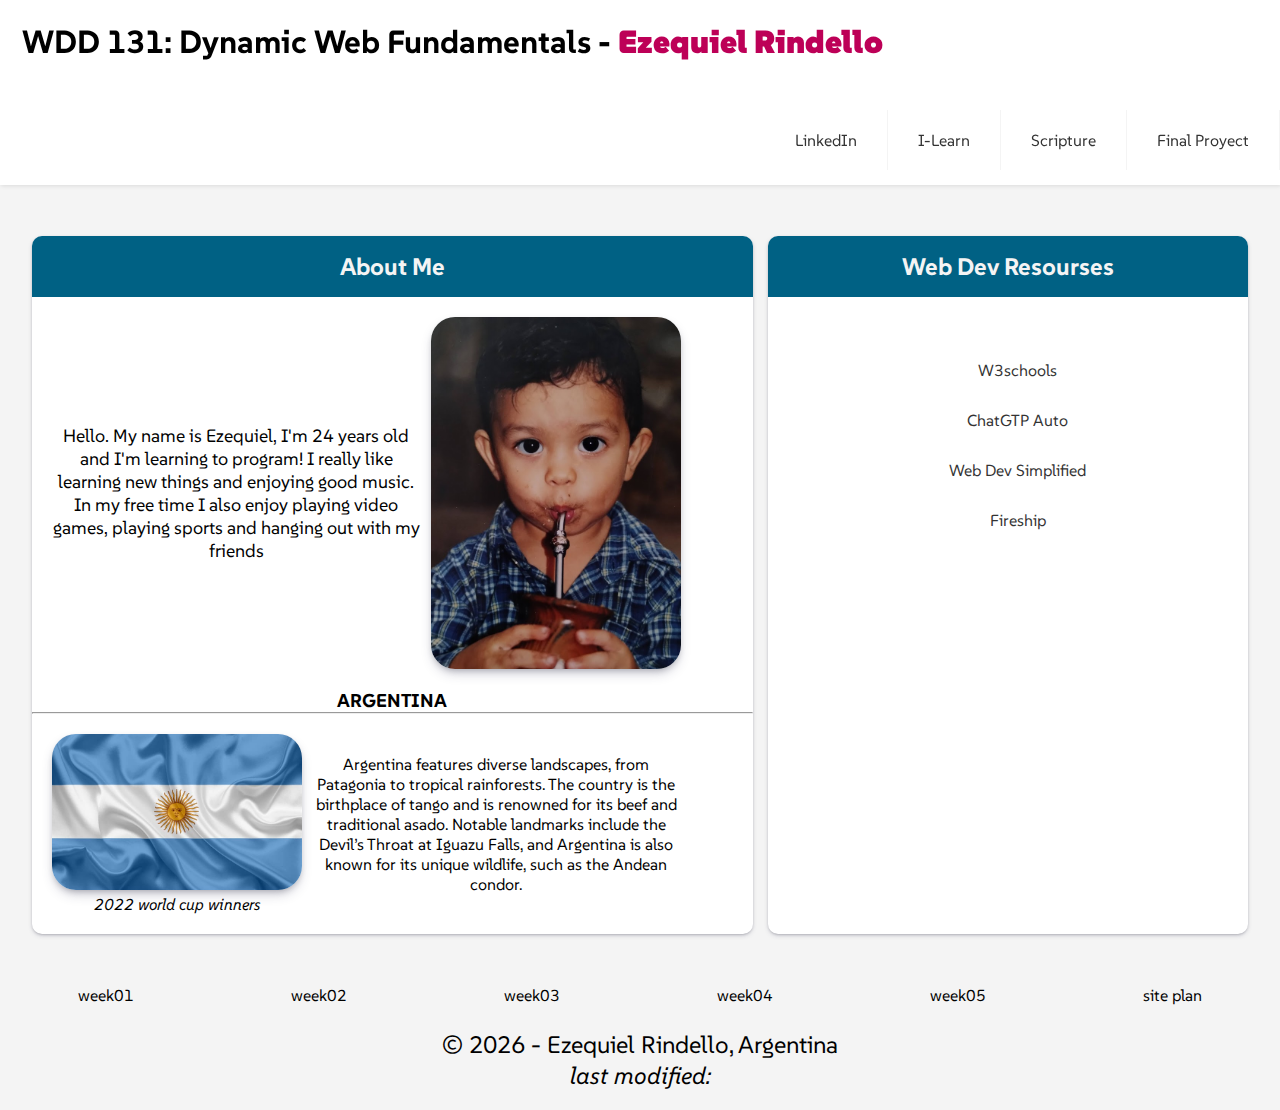
<file: index.html>
<!DOCTYPE html>
<html lang="en">
  <head>
    <meta charset="UTF-8" />
    <meta name="viewport" content="width=device-width, initial-scale=1.0" />
    <meta name="description" content="WDD 131 - Dynamic Web Fundamental" />
    <meta name="author" content="Ezequiel Rindello" />
    <title>WDD 131 - Dynamic Web Fundamentals - Ezequiel Rindello</title>
    <link
      href="https://fonts.googleapis.com/css2?family=SUSE:wght@100..800&display=swap"
      rel="stylesheet"
    />
    <link rel="stylesheet" href="./styles/base.css" />
    <script src="scripts/getdates.js" defer></script>
  </head>
  <body>
    <header class="header">
      <nav class="hidden"></nav>
      <div>
        <h1 class="logo">
          WDD 131: Dynamic Web Fundamentals - <strong>Ezequiel Rindello</strong>
        </h1>
      </div>
      <input class="menu-btn" type="checkbox" id="menu-btn" />
      <label
        class="menu-icon"
        for="menu-btn"
        aria-label="toggle navigation menu"
      >
        <span class="navicon"></span>
      </label>
      <ul class="menu">
        <li>
          <a
            href="https://www.linkedin.com/in/ezequiel-rindello/"
            target="_blank"
            >LinkedIn</a
          >
        </li>
        <li>
          <a href=" https://byui.instructure.com" target="_blank">I-Learn</a>
        </li>
        <li>
          <a
            href="https://www.churchofjesuschrist.org/study/scriptures/bofm/hel/14?lang=eng"
            target="_blank"
            >Scripture</a
          >
        </li>
        <li><a href="project/royalburger.html" target="_blank">Final Proyect</a></li>
      </ul>
    </header>
    <main>
      <div class="container">
        <section class="card">
          <h2>About Me</h2>
          <div class="card-info">
            <p>
              Hello. My name is Ezequiel, I'm 24 years old and I'm learning to
              program! I really like learning new things and enjoying good
              music. In my free time I also enjoy playing video games, playing
              sports and hanging out with my friends
            </p>
            <img src="./images/me.jpg" alt="myself picture" />
          </div>
          <h3>ARGENTINA</h3>
          <hr />
          <div class="card-info">
            <div>
              <img src="./images/arg-flag.jpg" alt="Argentina Flag" />
              <p class="italic-text">2022 world cup winners</p>
            </div>
            <p>
              Argentina features diverse landscapes, from Patagonia to tropical
              rainforests. The country is the birthplace of tango and is
              renowned for its beef and traditional asado. Notable landmarks
              include the Devil’s Throat at Iguazu Falls, and Argentina is also
              known for its unique wildlife, such as the Andean condor.
            </p>
          </div>
        </section>
        <section class="card">
          <h2>Web Dev Resourses</h2>
          <ul>
            <li>
              <a href="https://www.w3schools.com/" target="_blank">W3schools</a>
            </li>
            <li>
              <a href="https://chatgpt.com/" target="_blank">ChatGTP Auto</a>
            </li>
            <li>
              <a
                href="https://www.youtube.com/@WebDevSimplified"
                target="_blank"
                >Web Dev Simplified</a
              >
            </li>
            <li>
              <a href="https://www.youtube.com/@Fireship" target="_blank"
                >Fireship</a
              >
            </li>
          </ul>
        </section>
      </div>
    </main>
    <div class="activities">
      <a href="./week01/basic-layout.html" target="_blank">week01</a>
      <a href="temples.html" target="_blank">week02</a>
      <a href="place.html" target="_blank">week03</a>
      <a href="filtered-temples.html" target="_blank">week04</a>
      <a href="form.html" target="_blank">week05</a>
      <a href="project/siteplan.html" target="_blank">site plan</a>
    </div>
    <footer>
      <p>
        &copy; <span id="currentyear"></span> - Ezequiel Rindello, Argentina
      </p>
      <p class="italic-text">last modified: <span id="lastModified"></span></p>
    </footer>
    <!-- <script src="./scripts/getdates.js" ></script> -->
  </body>
</html>
</file>
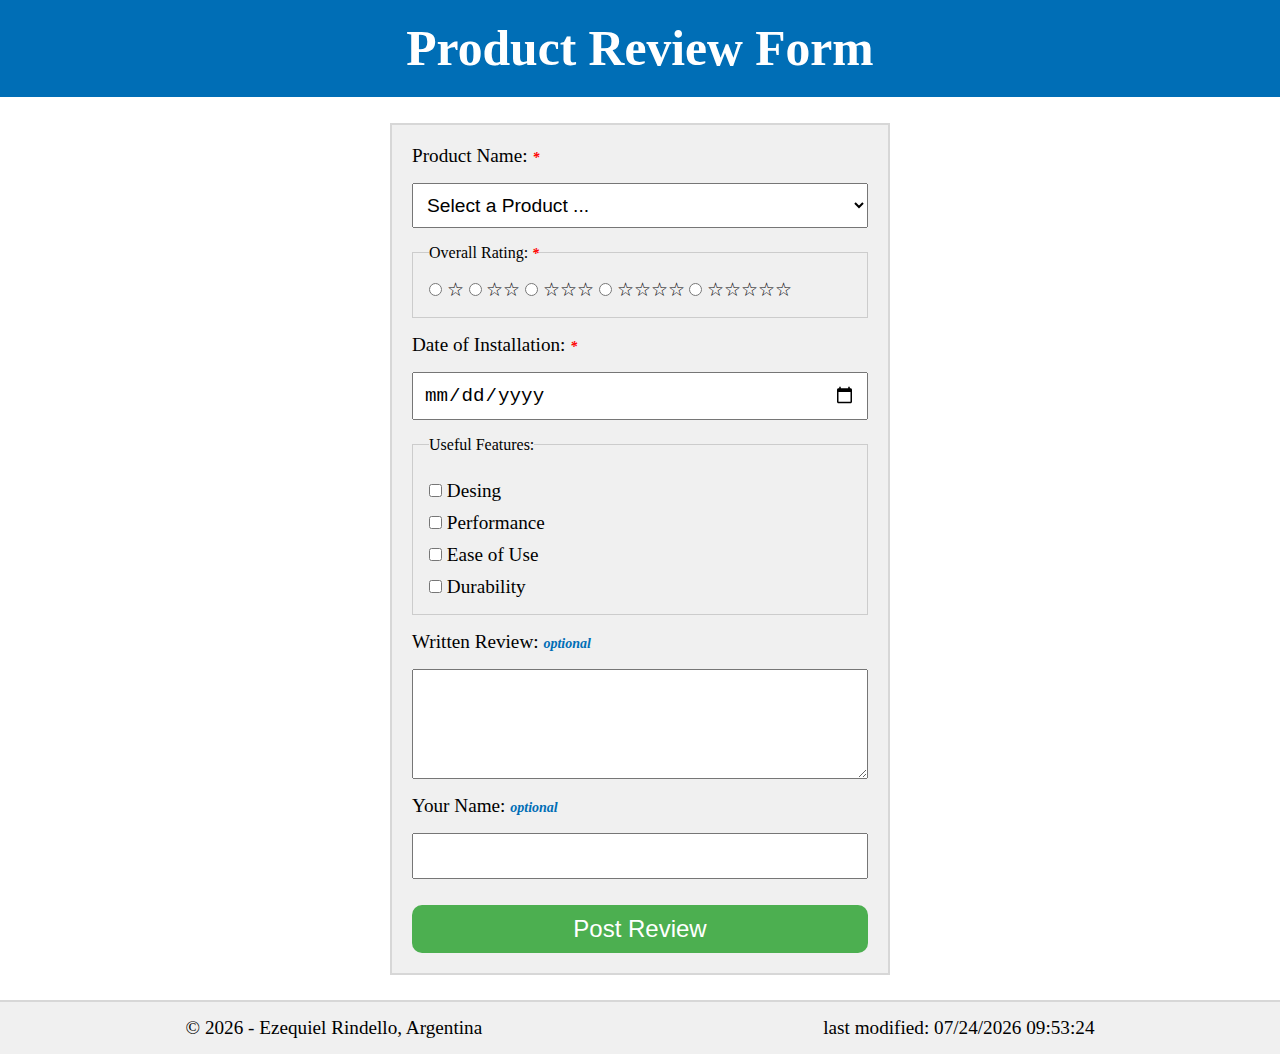
<file: form.html>
<!DOCTYPE html>
<html lang="en">
  <head>
    <meta charset="UTF-8">
    <meta name="viewport" content="width=device-width, initial-scale=1.0" />
    <meta name="description" content="WDD 131 - Product Review Form" />
    <meta name="author" content="Ezequiel Rindello" />
    <title>Product Review Form</title>
    <script src="scripts/form.js" defer></script>
    <link rel="stylesheet" href="styles/form.css" />
    <link
      href="https://fonts.googleapis.com/css2?family=SUSE:wght@100..800&display=swap"
      rel="stylesheet"
    />
  </head>
  <body>
    <header><h1>Product Review Form</h1></header>
    <main>
      <div class="form-container">
        <form method="get" action="review.html">
          <label for="productName">Product Name: <strong class="required">*</strong></label>
          <select id="productName" name="productName" required>
            <option value="" disabled selected>Select a Product ...</option>
          </select>

          <fieldset>
            <legend>Overall Rating: <strong class="required">*</strong></legend>
            <label>
              <input
                type="radio"
                id="rating1"
                name="rating"
                value="1"
                required
              />
              ☆
            </label>
            <label>
              <input type="radio" id="rating2" name="rating" value="2" />
              ☆☆
            </label>
            <label>
              <input type="radio" id="rating3" name="rating" value="3" />
              ☆☆☆
            </label>
            <label>
              <input type="radio" id="rating4" name="rating" value="4" />
              ☆☆☆☆
            </label>
            <label>
              <input type="radio" id="rating5" name="rating" value="5" />
              ☆☆☆☆☆
            </label>
          </fieldset>

          <label for="installationDate">Date of Installation: <strong class="required">*</strong></label>
          <input
            type="date"
            id="installationDate"
            name="installationDate"
            required
          />

          <fieldset class="short">
            <legend>Useful Features:</legend>
            <label>
              <input
                type="checkbox"
                id="feature1"
                name="features"
                value="Feature 1"
              />
              Desing
            </label>
            <label>
              <input
                type="checkbox"
                id="feature2"
                name="features"
                value="Feature 2"
              />
              Performance
            </label>
            <label>
              <input
                type="checkbox"
                id="feature3"
                name="features"
                value="Feature 3"
              />
              Ease of Use
            </label>
            <label>
              <input
                type="checkbox"
                id="feature4"
                name="features"
                value="Feature 4"
              />
              Durability
            </label>
          </fieldset>

          <label for="reviewText"
            >Written Review: <strong>optional</strong></label
          >
          <textarea
            id="reviewText"
            name="reviewText"
            rows="4"
            cols="50"
          ></textarea>

          <label for="userName">Your Name: <strong>optional</strong></label>
          <input type="text" id="userName" name="userName" />

          <input type="submit" value="Post Review" />
        </form>
      </div>
    </main>
    <footer>
      <div>
        <p>
          &copy; <span id="currentyear"></span> - Ezequiel Rindello, Argentina
        </p>
      </div>
      <div>
        <p class="italic-text">
          last modified: <span id="lastModified"></span>
        </p>
      </div>
    </footer>
  </body>
</html>
</file>
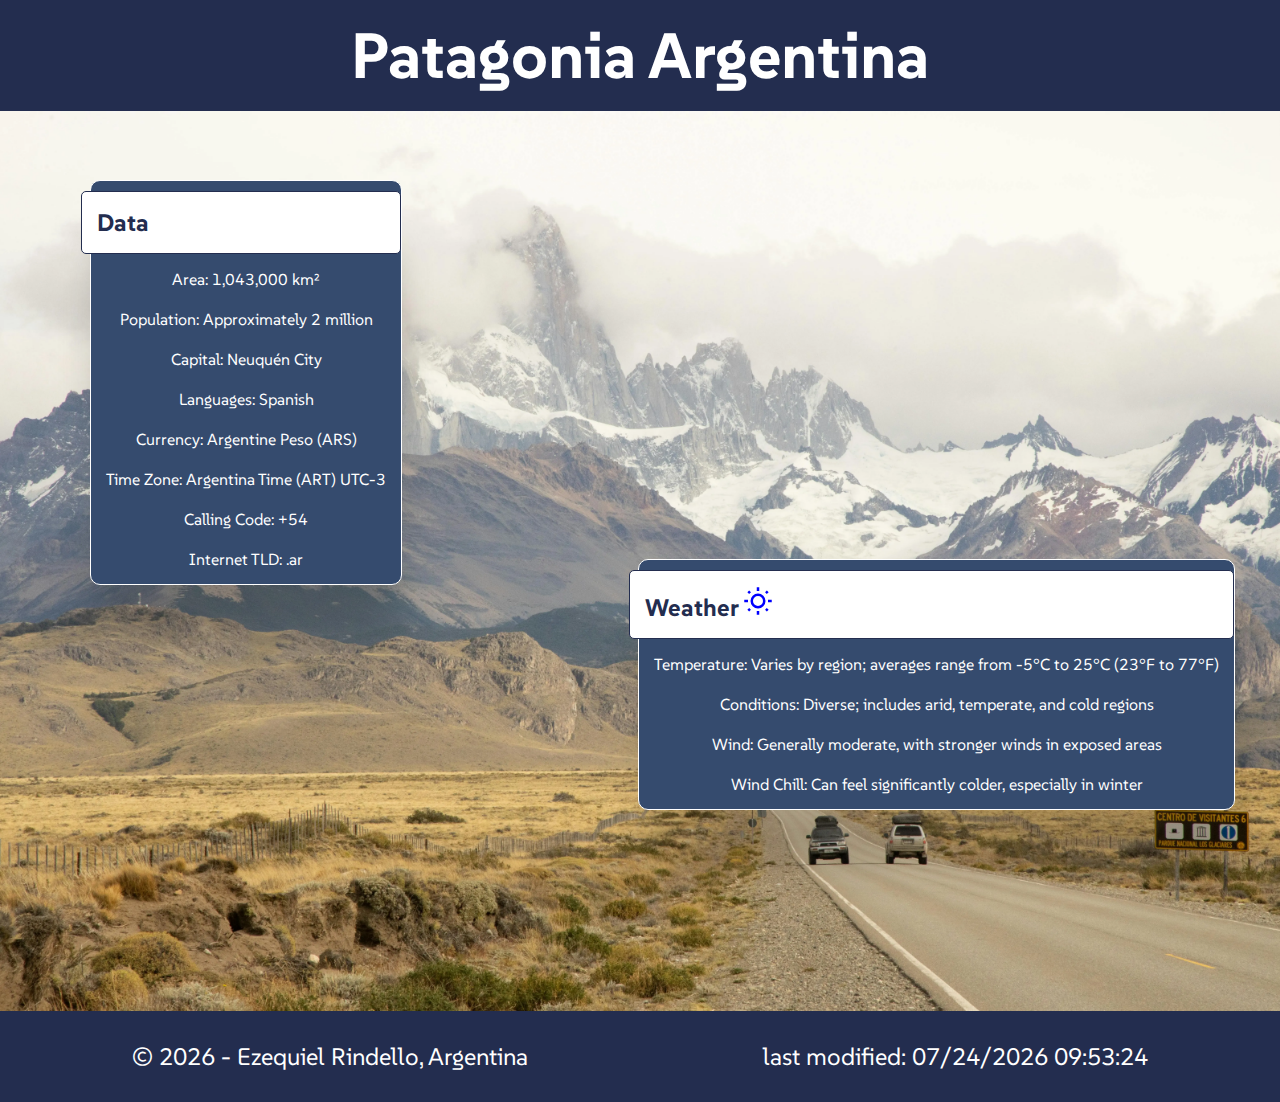
<file: place.html>
<!DOCTYPE html>
<html lang="en">
  <head>
    <meta charset="UTF-8">
    <meta name="viewport" content="width=device-width, initial-scale=1.0" />
    <meta name="description" content="WDD 131 - Place" />
    <meta name="author" content="Ezequiel Rindello" />
    <link
      href="https://fonts.googleapis.com/css2?family=SUSE:wght@100..800&display=swap"
      rel="stylesheet"
    />
    <link rel="stylesheet" href="styles/place.css" />
    <script src="scripts/place.js" defer></script>
    <title>Place</title>
  </head>
  <body>
    <header><h1 class="logo">Patagonia Argentina</h1></header>
    <main>
      <picture>
        <img
          src="images/hero-argentina.webp"
          alt="Descripción de la imagen hero"
          class="hero-image"
        />
      </picture>
      <!-- srcset="elva-fairy-480w.jpg 480w, elva-fairy-800w.jpg 800w" -->
      <!-- <svg width="100" height="100" xmlns="http://www.w3.org/2000/svg">
  <circle cx="50" cy="50" r="40" stroke="black" stroke-width="2" fill="red" />
</svg> -->

      <section class="data-section" id="data">
        <div>
          <h2>Data</h2>
        </div>
        <div>
          <p>Area: 1,043,000 km²</p>
          <p>Population: Approximately 2 million</p>
          <p>Capital: Neuquén City</p>
          <p>Languages: Spanish</p>
          <p>Currency: Argentine Peso (ARS)</p>
          <p>Time Zone: Argentina Time (ART) UTC-3</p>
          <p>Calling Code: +54</p>
          <p>Internet TLD: .ar</p>
        </div>
      </section>
      <section class="data-section" id="weather">
        <div><h2>Weather <svg xmlns="http://www.w3.org/2000/svg" fill="none" viewBox="0 0 24 24" stroke="currentColor" width="30px" height="30px">
          <circle cx="12" cy="12" r="5" stroke="blue" stroke-width="2"></circle>
          <line x1="12" y1="1" x2="12" y2="4" stroke="blue" stroke-width="2"></line>
          <line x1="12" y1="20" x2="12" y2="23" stroke="blue" stroke-width="2"></line>
          <line x1="4.22" y1="4.22" x2="5.64" y2="5.64" stroke="blue" stroke-width="2"></line>
          <line x1="18.36" y1="18.36" x2="19.78" y2="19.78" stroke="blue" stroke-width="2"></line>
          <line x1="1" y1="12" x2="4" y2="12" stroke="blue" stroke-width="2"></line>
          <line x1="20" y1="12" x2="23" y2="12" stroke="blue" stroke-width="2"></line>
          <line x1="4.22" y1="19.78" x2="5.64" y2="18.36" stroke="blue" stroke-width="2"></line>
          <line x1="18.36" y1="5.64" x2="19.78" y2="4.22" stroke="blue" stroke-width="2"></line>
      </svg></h2></div>
        <div>
          <p>
            Temperature: Varies by region; averages range from -5°C to 25°C
            (23°F to 77°F)
          </p>
          <p>Conditions: Diverse; includes arid, temperate, and cold regions</p>
          <p>Wind: Generally moderate, with stronger winds in exposed areas</p>
          <p>Wind Chill: Can feel significantly colder, especially in winter</p>
        </div>
      </section>
    </main>
    <footer>
      <div>
        <p>
          &copy; <span id="currentyear"></span> - Ezequiel Rindello, Argentina
        </p>
      </div>
      <div>
        <p class="italic-text">
          last modified: <span id="lastModified"></span>
        </p>
      </div>
    </footer>
  </body>
</html>
</file>
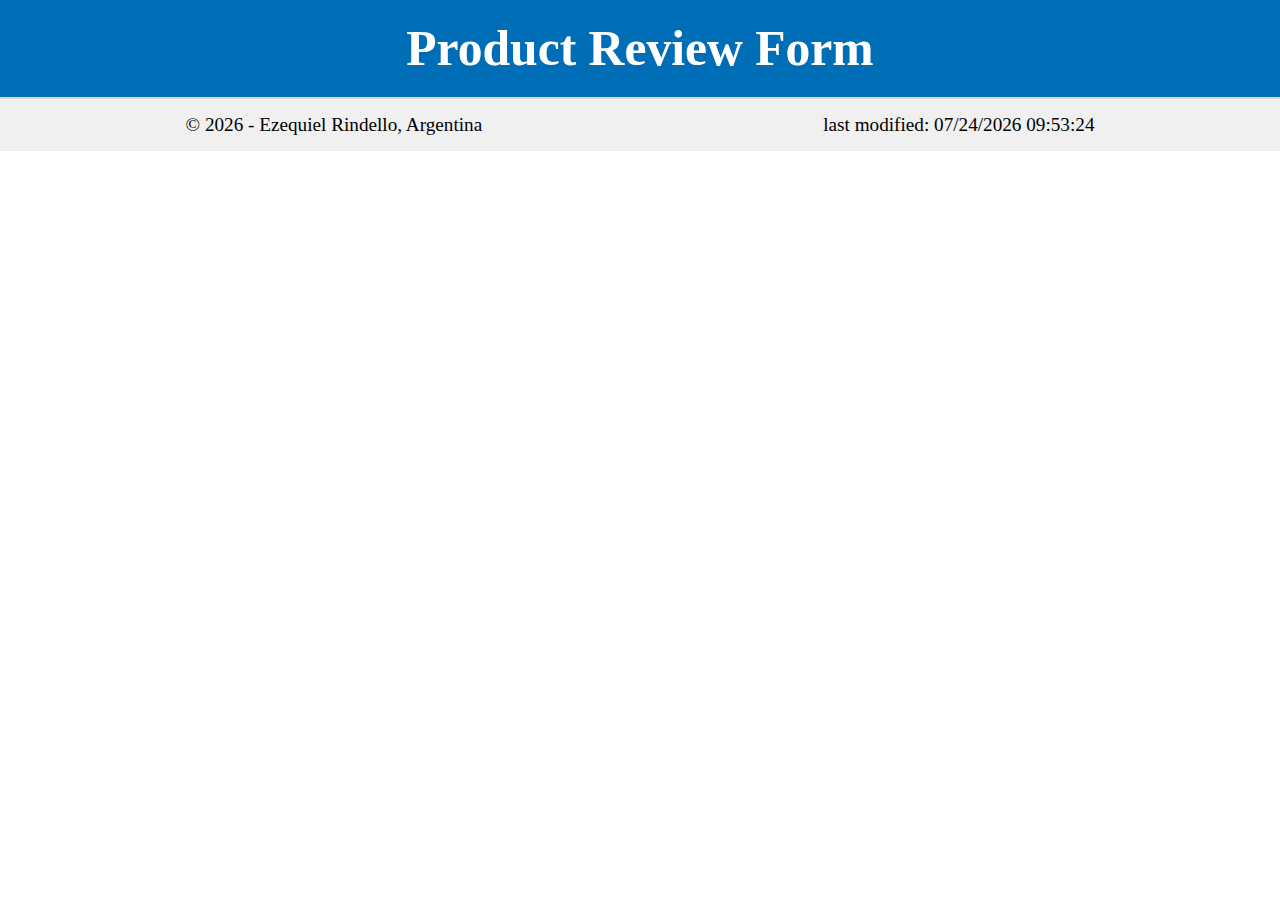
<file: review.html>
<!DOCTYPE html>
<html lang="en">
  <head>
    <meta charset="UTF-8" />
    <meta name="viewport" content="width=device-width, initial-scale=1.0" />
    <title>Document</title>
    <script src="scripts/form.js" defer></script>
    <link rel="stylesheet" href="styles/form.css" />
  </head>
  <body>
    <header><h1>Product Review Form</h1></header>
    <main></main>
    <footer>
      <div>
        <p>
          &copy; <span id="currentyear"></span> - Ezequiel Rindello, Argentina
        </p>
      </div>
      <div>
        <p class="italic-text">
          last modified: <span id="lastModified"></span>
        </p>
      </div>
    </footer>
  </body>
</html>
</file>
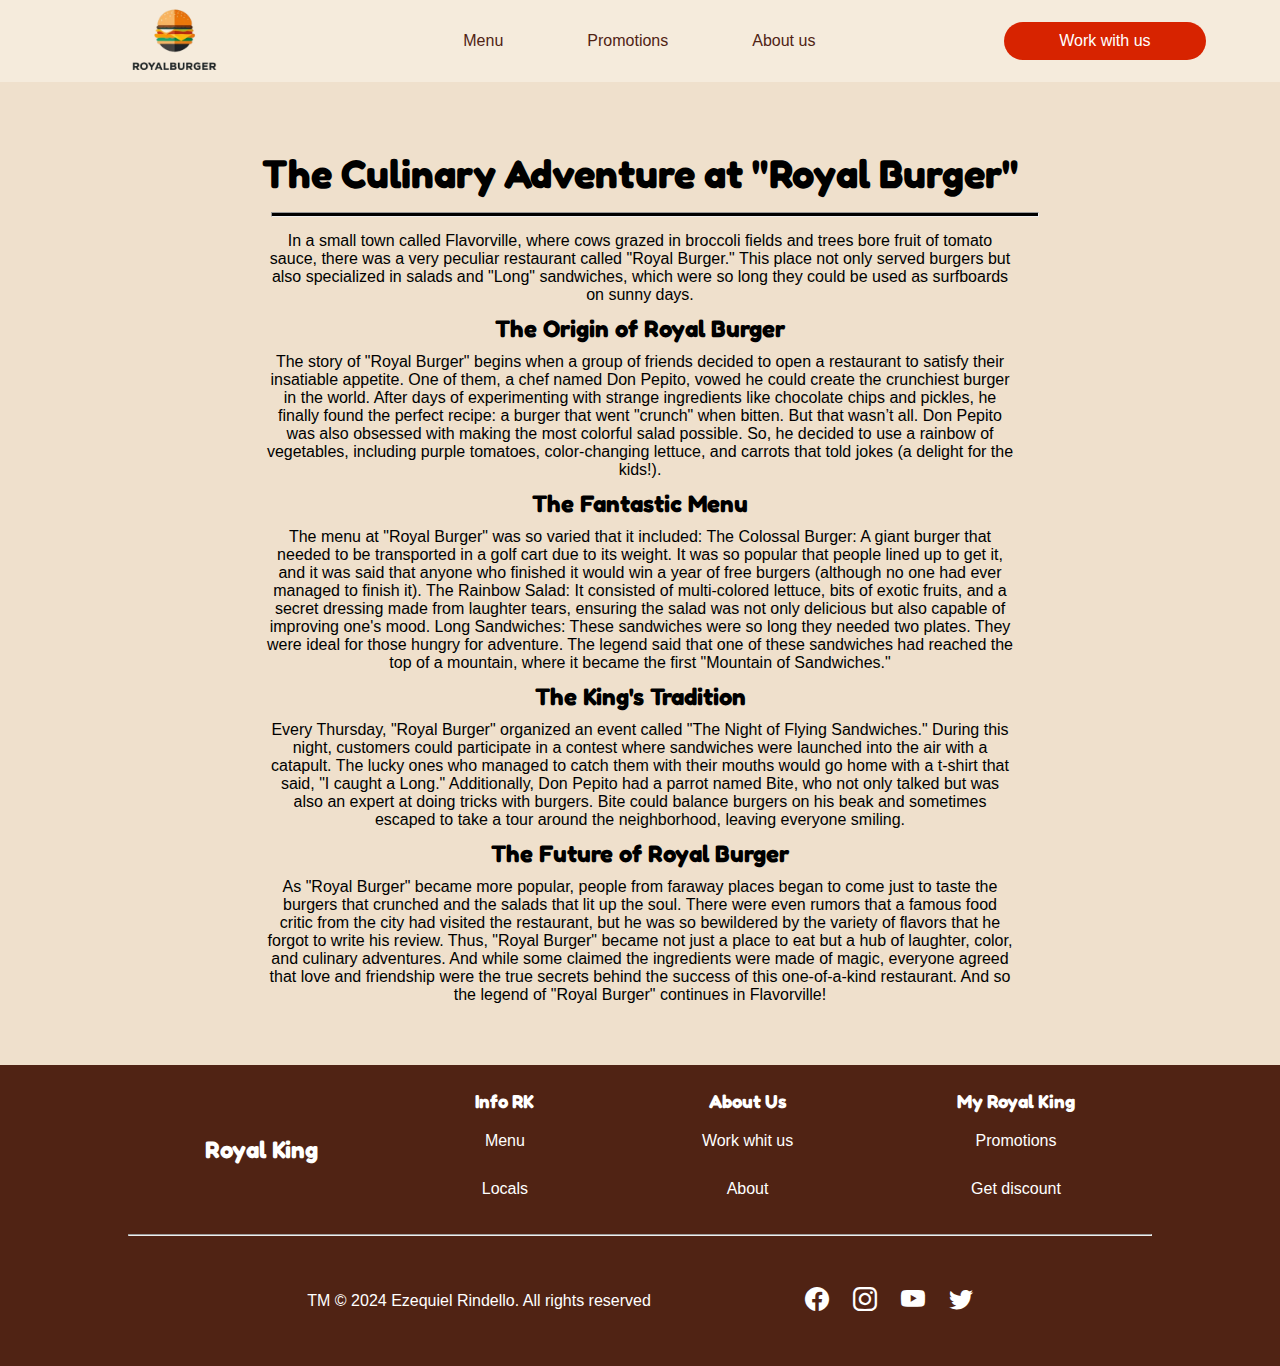
<file: project/about.html>
<!DOCTYPE html>
<html lang="en">
  <head>
    <meta charset="UTF-8" />
    <meta name="viewport" content="width=device-width, initial-scale=1.0" />
    <meta name="description" content="WDD 131 - Website Project" />
    <meta name="author" content="Ezequiel Rindello" />
    <link rel="icon" href="images/favicon-32x32.png" type="image/x-icon" />
    <title>Royal Burger</title>
    <script src="scripts/royalburger.js" defer></script>
    <link rel="stylesheet" href="styles/royalburger.css" />
    <link href="https://fonts.cdnfonts.com/css/flame-3" rel="stylesheet" />
    <link
      href="https://fonts.googleapis.com/css2?family=Fredoka+One&display=swap"
      rel="stylesheet"
    />
    <link
      rel="stylesheet"
      href="https://cdn.jsdelivr.net/npm/bootstrap-icons@1.11.3/font/bootstrap-icons.min.css"
    />
  </head>
  <body>
    <header>
      <img
        class="logo"
        src="images/logo-two-removebg-preview.png"
        alt="company logo"
      />

      <nav class="header-nav">
        <a href="menu.html">Menu</a>
        <a href="promo.html">Promotions</a>
        <a href="about.html">About us</a>
      </nav>
      <button class="call-to-action">
        <a href="work-with-us.html">Work with us</a>
      </button>

      <div class="movile-menu">
        <div class="off-screen-menu">
          <ul>
            <li><a href="menu.html">Menu</a></li>
            <li><a href="promo.html">Promotions</a></li>
            <li><a href="about.html">About us</a></li>
            <button>
              <a href="work-with-us.html">Work with us</a>
            </button>
          </ul>
        </div>

        <nav>
          <div class="ham-menu">
            <span></span>
            <span></span>
            <span></span>
          </div>
        </nav>
      </div>
    </header>
    <main>
      <section>
        <div>
          <h1 class="h1-pages">The Culinary Adventure at "Royal Burger"</h1>
          <hr />
          <p>
            In a small town called Flavorville, where cows grazed in broccoli
            fields and trees bore fruit of tomato sauce, there was a very
            peculiar restaurant called "Royal Burger." This place not only
            served burgers but also specialized in salads and "Long" sandwiches,
            which were so long they could be used as surfboards on sunny days.
          </p>
          <h2>The Origin of Royal Burger</h2>
          <p>
            The story of "Royal Burger" begins when a group of friends decided
            to open a restaurant to satisfy their insatiable appetite. One of
            them, a chef named Don Pepito, vowed he could create the crunchiest
            burger in the world. After days of experimenting with strange
            ingredients like chocolate chips and pickles, he finally found the
            perfect recipe: a burger that went "crunch" when bitten. But that
            wasn’t all. Don Pepito was also obsessed with making the most
            colorful salad possible. So, he decided to use a rainbow of
            vegetables, including purple tomatoes, color-changing lettuce, and
            carrots that told jokes (a delight for the kids!).
          </p>
          <h2>The Fantastic Menu</h2>
          <p>
            The menu at "Royal Burger" was so varied that it included: The
            Colossal Burger: A giant burger that needed to be transported in a
            golf cart due to its weight. It was so popular that people lined up
            to get it, and it was said that anyone who finished it would win a
            year of free burgers (although no one had ever managed to finish
            it). The Rainbow Salad: It consisted of multi-colored lettuce, bits
            of exotic fruits, and a secret dressing made from laughter tears,
            ensuring the salad was not only delicious but also capable of
            improving one's mood. Long Sandwiches: These sandwiches were so long
            they needed two plates. They were ideal for those hungry for
            adventure. The legend said that one of these sandwiches had reached
            the top of a mountain, where it became the first "Mountain of
            Sandwiches."
          </p>
          <h2>The King's Tradition</h2>
          <p>
            Every Thursday, "Royal Burger" organized an event called "The Night
            of Flying Sandwiches." During this night, customers could
            participate in a contest where sandwiches were launched into the air
            with a catapult. The lucky ones who managed to catch them with their
            mouths would go home with a t-shirt that said, "I caught a Long."
            Additionally, Don Pepito had a parrot named Bite, who not only
            talked but was also an expert at doing tricks with burgers. Bite
            could balance burgers on his beak and sometimes escaped to take a
            tour around the neighborhood, leaving everyone smiling.
          </p>
          <h2>The Future of Royal Burger</h2>
          <p>
            As "Royal Burger" became more popular, people from faraway places
            began to come just to taste the burgers that crunched and the salads
            that lit up the soul. There were even rumors that a famous food
            critic from the city had visited the restaurant, but he was so
            bewildered by the variety of flavors that he forgot to write his
            review. Thus, "Royal Burger" became not just a place to eat but a
            hub of laughter, color, and culinary adventures. And while some
            claimed the ingredients were made of magic, everyone agreed that
            love and friendship were the true secrets behind the success of this
            one-of-a-kind restaurant. And so the legend of "Royal Burger"
            continues in Flavorville!
          </p>
        </div>
      </section>
    </main>
    <footer>
      <div class="card-one">
        <div class="fotter-card"><h2>Royal King</h2></div>
        <div class="fotter-card">
          <h3>Info RK</h3>
          <a href="menu.html">Menu</a>
          <a href="https://www.google.com.ar/maps/">Locals</a>
        </div>
        <div class="fotter-card">
          <h3>About Us</h3>
          <a href="work-with-us.html">Work whit us</a>
          <a href="about.html">About</a>
        </div>
        <div class="fotter-card">
          <h3>My Royal King</h3>
          <a href="promo.html">Promotions</a>
          <a href="promo.html">Get discount</a>
        </div>
      </div>
      <hr />
      <div class="card-two">
        <div class="card-two">
          <p>TM © 2024 Ezequiel Rindello. All rights reserved</p>
          <div class="i-footer">
            <i class="bi bi-facebook"></i>
            <i class="bi bi-instagram"></i>
            <i class="bi bi-youtube"></i>
            <i class="bi bi-twitter"></i>
          </div>
        </div>
      </div>
    </footer>
  </body>
</html>
</file>
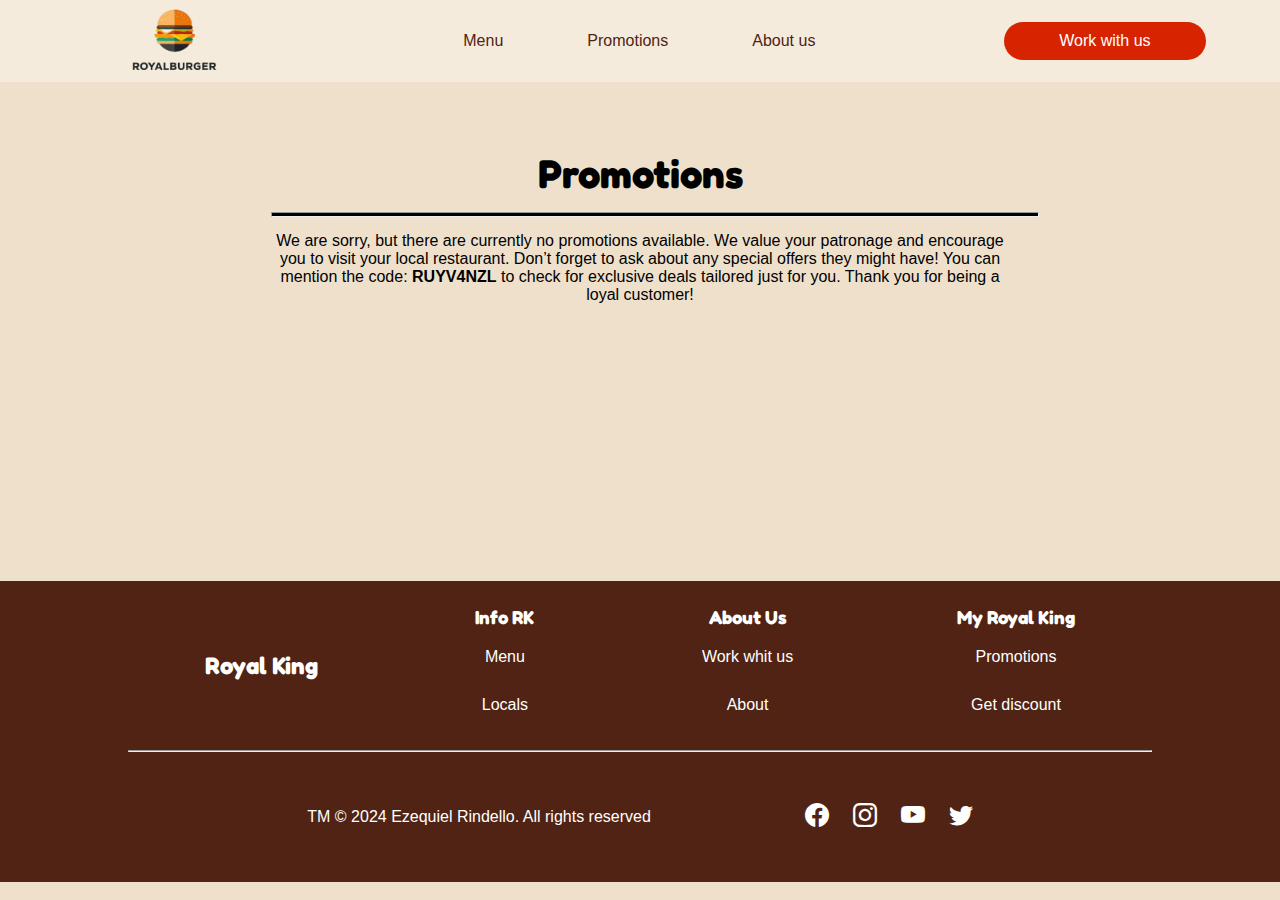
<file: project/promo.html>
<!DOCTYPE html>
<html lang="en">
  <head>
    <meta charset="UTF-8" />
    <meta name="viewport" content="width=device-width, initial-scale=1.0" />
    <meta name="description" content="WDD 131 - Website Project" />
    <meta name="author" content="Ezequiel Rindello" />
    <link rel="icon" href="images/favicon-32x32.png" type="image/x-icon" />
    <title>Royal Burger</title>
    <script src="scripts/royalburger.js" defer></script>
    <link rel="stylesheet" href="styles/royalburger.css" />
    <link href="https://fonts.cdnfonts.com/css/flame-3" rel="stylesheet" />
    <link
      href="https://fonts.googleapis.com/css2?family=Fredoka+One&display=swap"
      rel="stylesheet"
    />
    <link
      rel="stylesheet"
      href="https://cdn.jsdelivr.net/npm/bootstrap-icons@1.11.3/font/bootstrap-icons.min.css"
    />
  </head>
  <body>
    <header>
      <img
        class="logo"
        src="images/logo-two-removebg-preview.png"
        alt="company logo"
      />

      <nav class="header-nav">
        <a href="menu.html">Menu</a>
        <a href="promo.html">Promotions</a>
        <a href="about.html">About us</a>
      </nav>
      <button class="call-to-action">
        <a href="work-with-us.html">Work with us</a>
      </button>

      <div class="movile-menu">
        <div class="off-screen-menu">
          <ul>
            <li><a href="menu.html">Menu</a></li>
            <li><a href="promo.html">Promotions</a></li>
            <li><a href="about.html">About us</a></li>
            <button>
              <a href="work-with-us.html">Work with us</a>
            </button>
          </ul>
        </div>

        <nav>
          <div class="ham-menu">
            <span></span>
            <span></span>
            <span></span>
          </div>
        </nav>
      </div>
    </header>
    <main>
      <section>
        <div>
          <h1 class="h1-pages">Promotions</h1>
          <hr />
          <p>
            We are sorry, but there are currently no promotions available. We
            value your patronage and encourage you to visit your local
            restaurant. Don’t forget to ask about any special offers they might
            have! You can mention the code: <strong><span id="code"></span></strong> to check for exclusive deals
            tailored just for you. Thank you for being a loyal customer!
          </p>
        </div>
      </section>
      <br><br><br><br><br><br><br><br><br><br><br><br>
    </main>
    <footer>
      <div class="card-one">
        <div class="fotter-card"><h2>Royal King</h2></div>
        <div class="fotter-card">
          <h3>Info RK</h3>
          <a href="menu.html">Menu</a>
          <a href="https://www.google.com.ar/maps/">Locals</a>
        </div>
        <div class="fotter-card">
          <h3>About Us</h3>
          <a href="work-with-us.html">Work whit us</a>
          <a href="about.html">About</a>
        </div>
        <div class="fotter-card">
          <h3>My Royal King</h3>
          <a href="promo.html">Promotions</a>
          <a href="promo.html">Get discount</a>
        </div>
      </div>
      <hr />
      <div class="card-two">
        <div class="card-two">
          <p>TM © 2024 Ezequiel Rindello. All rights reserved</p>
          <div class="i-footer">
            <i class="bi bi-facebook"></i>
            <i class="bi bi-instagram"></i>
            <i class="bi bi-youtube"></i>
            <i class="bi bi-twitter"></i>
          </div>
        </div>
      </div>
    </footer>
  </body>
</html>
</file>
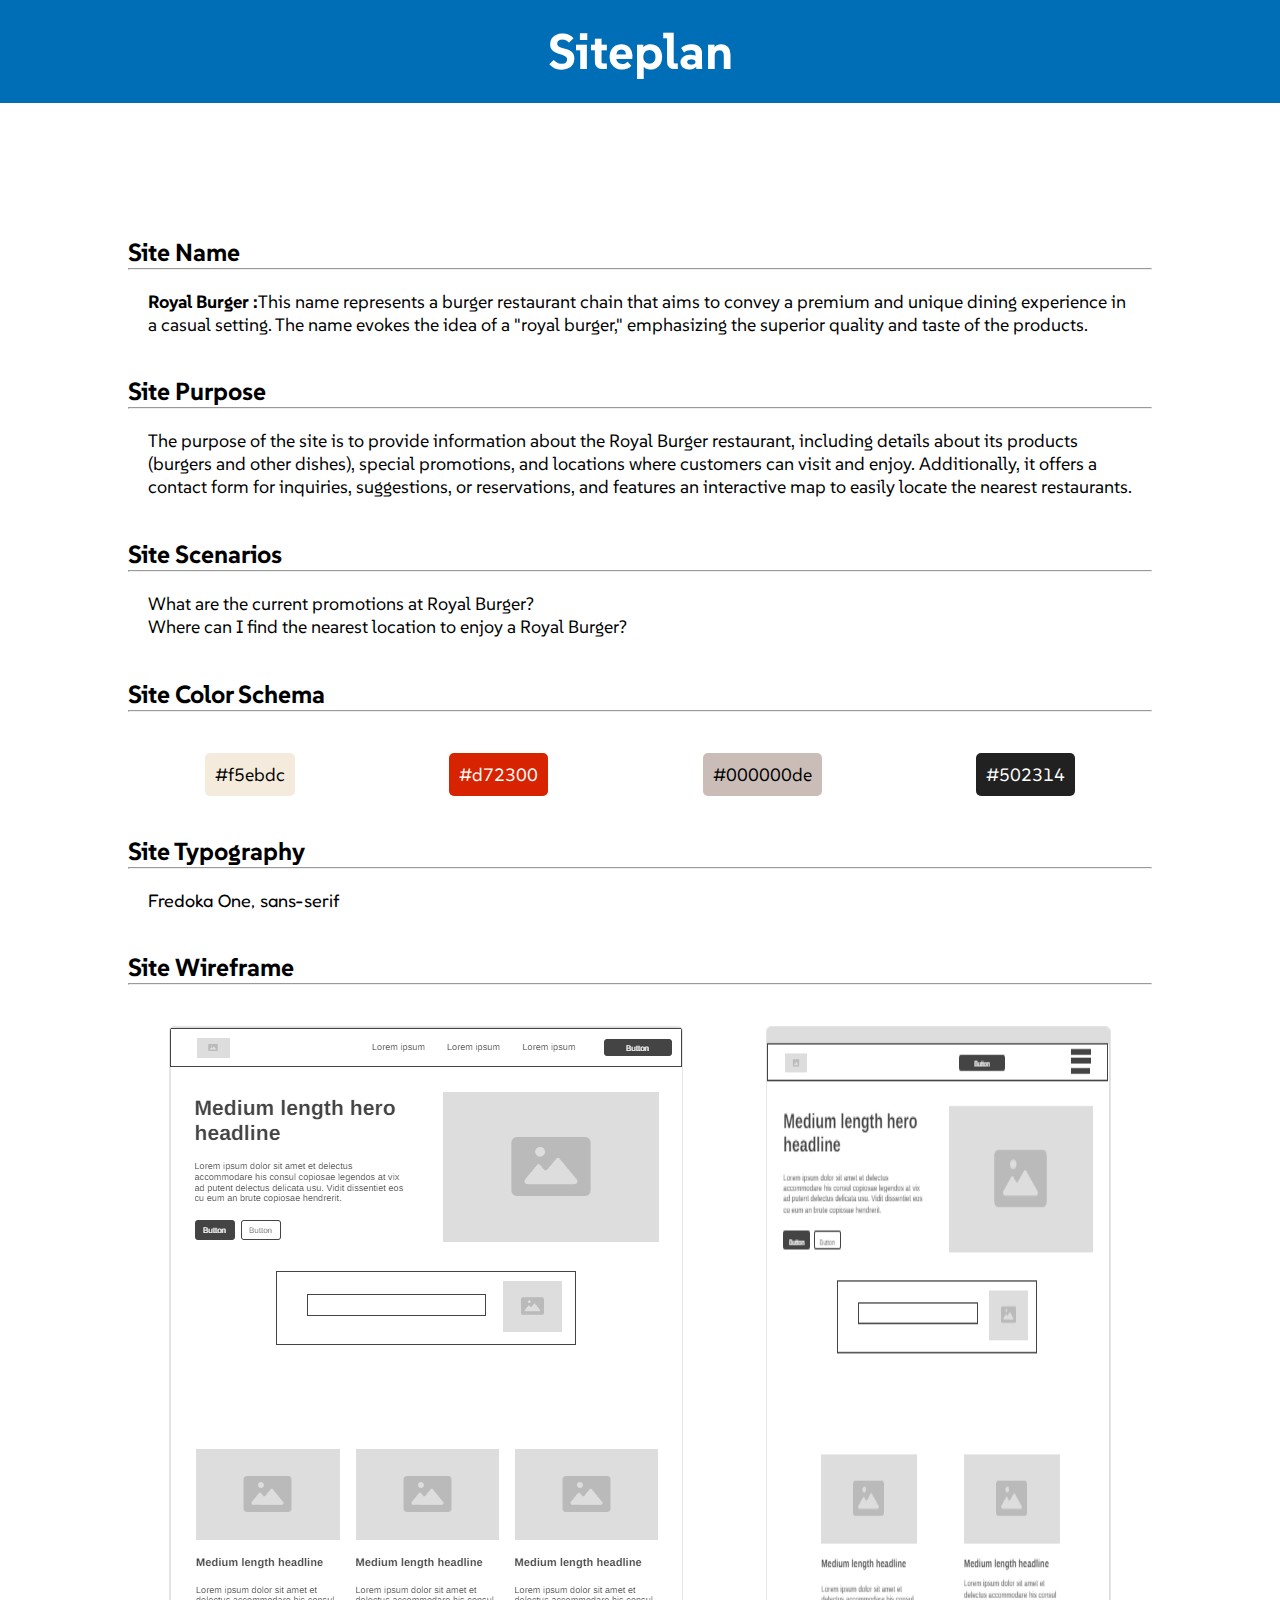
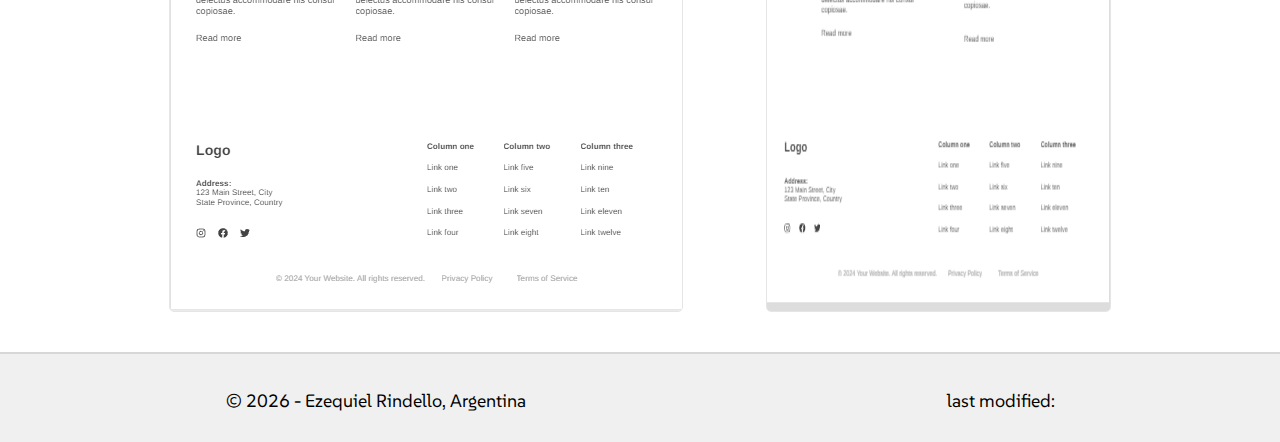
<file: project/siteplan.html>
<!DOCTYPE html>
<html lang="en">
  <head>
    <meta charset="UTF-8" />
    <meta name="viewport" content="width=device-width, initial-scale=1.0" />
    <title>Siteplan</title>
    <script src="../scripts/getdates.js" defer></script>
    <link
      href="https://fonts.googleapis.com/css2?family=SUSE:wght@100..800&display=swap"
      rel="stylesheet"
    />
    <link
      href="https://fonts.googleapis.com/css2?family=Fredoka+One&display=swap"
      rel="stylesheet"
    />
    <link rel="stylesheet" href="styles/siteplan.css" />
  </head>
  <body>
    <header class="header"><h1>Siteplan</h1></header>
    <main>
      <div>
        <h2>Site Name</h2>
        <hr />
        <p>
          <strong>Royal Burger :</strong>This name represents a burger
          restaurant chain that aims to convey a premium and unique dining
          experience in a casual setting. The name evokes the idea of a "royal
          burger," emphasizing the superior quality and taste of the products.
        </p>
      </div>
      <div>
        <h2>Site Purpose</h2>
        <hr />
        <p>
          The purpose of the site is to provide information about the Royal
          Burger restaurant, including details about its products (burgers and
          other dishes), special promotions, and locations where customers can
          visit and enjoy. Additionally, it offers a contact form for inquiries,
          suggestions, or reservations, and features an interactive map to
          easily locate the nearest restaurants.
        </p>
      </div>
      <div>
        <h2>Site Scenarios</h2>
        <hr />
        <p>
          What are the current promotions at Royal Burger? <br />
          Where can I find the nearest location to enjoy a Royal Burger?
        </p>
      </div>
      <div>
        <h2>Site Color Schema</h2>
        <hr />
        <div class="img-container">
          <p class="one">#f5ebdc</p>
          <p class="two">#d72300</p>
          <p class="three">#000000de</p>
          <p class="four">#502314</p>
        </div>
      </div>
      <div>
        <h2>Site Typography</h2>
        <hr />
        <p class="typography">Fredoka One, sans-serif</p>
      </div>
      <div>
        <h2>Site Wireframe</h2>
        <hr />
        <div class="img-container">
          <img src="images/wireframe-home-page.png" alt="wireframe homepage" />
          <img src="images/movile.png" alt="movile wireframe" />
        </div>
      </div>
    </main>
    <footer>
      <p>
        &copy; <span id="currentyear"></span> - Ezequiel Rindello, Argentina
      </p>
      <p class="italic-text">last modified: <span id="lastModified"></span></p>
    </footer>
  </body>
</html>
</file>
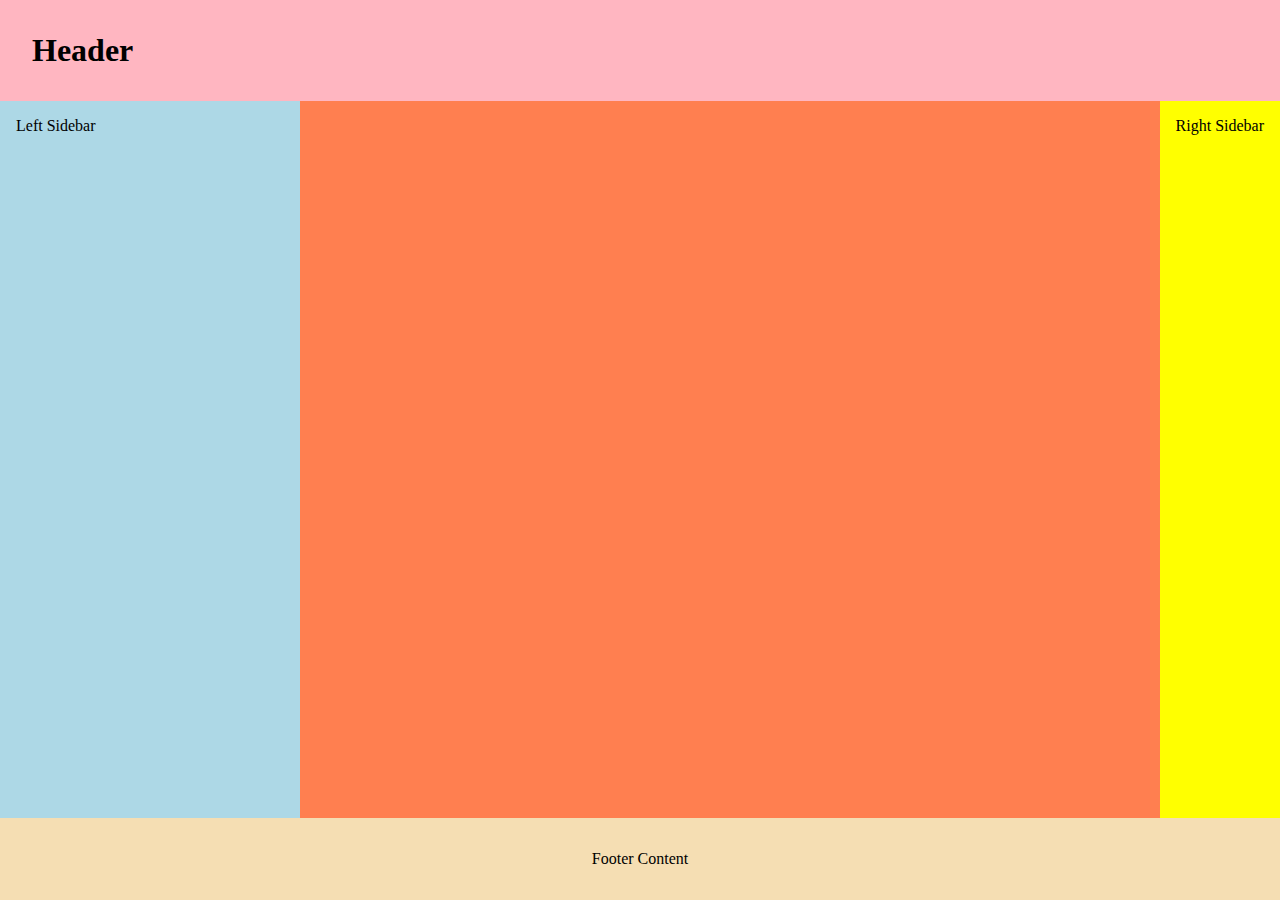
<file: week01/basic-layout.html>
<!DOCTYPE html>
<html lang="en">
  <head>
    <meta charset="UTF-8" />
    <meta name="viewport" content="width=device-width, initial-scale=1.0" />
    <title>Holy Grail</title>
    <link rel="stylesheet" href="./styles/layout.css" />
  </head>
  <body>
    <header>
      <h1 contenteditable>Header</h1>
    </header>
    <div class="left-sidebar" contenteditable>Left Sidebar</div>
    <main contenteditable></main>
    <div class="right-sidebar" contenteditable>Right Sidebar</div>
    <footer contenteditable>Footer Content</footer>
  </body>
</html>
</file>
<file: styles/base.css>
/* -------------------------------general------------------------------- */
@import url("https://fonts.googleapis.com/css2?family=SUSE:wght@100..800&display=swap");
* {
  margin: 0;
  padding: 0;
  box-sizing: border-box;
}
body {
  font-family: "SUSE", sans-serif;
  background-color: #f4f4f4;
}
a {
  color: #000;
}
.italic-text {
  font-style: italic;
}
.hidden {
  display: none;
}
.activities{
  display: flex;
  justify-content: space-around;
  transition: 0.5s ease;
}
.activities a{
  text-decoration: none;
}
.activities a:hover{
  color: #bd0057;
  text-decoration: underline;
}
/* -------------------------------header------------------------------- */
.header {
  background-color: #fff;
  box-shadow: 1px 1px 4px 0 rgba(0, 0, 0, 0.1);
  position: fixed;
  width: 100%;
  z-index: 3;
  top: 0;
  transition: top 0.3s;
}
.header.hide {
  top: -100px;
}
.header ul {
  list-style: none;
  overflow: hidden;
  background-color: #fff;
  margin-top: 10px;
}
.header li a {
  display: block;
  padding: 20px 20px;
  border-right: 1px solid #f4f4f4;
  text-decoration: none;
}
.header li a:hover,
.header .menu-btn:hover {
  background-color: #f4f4f4;
}
.header .logo {
  display: block;
  float: left;
  font-size: 2em;
  padding: 0.7em;
  text-decoration: none;
}
.logo strong {
  color: #bd0057;
  cursor: pointer;
}
/* -------------------------------footer------------------------------- */
footer {
  display: grid;
  place-content: center;
  font-size: 1.5em;
  padding: 1em;
  text-align: center;
}
/*-------------------------------menu------------------------------- */
.header .menu {
  clear: both;
  max-height: 0;
  transition: max-height 0.2s ease-out;
}
/*-------------------------------menu icon------------------------------- */
.header .menu-icon {
  cursor: pointer;
  display: inline-block;
  float: right;
  padding: 28px 20px;
  position: relative;
  user-select: none;
}
.header .menu-icon .navicon {
  background: #333;
  display: block;
  height: 2px;
  position: relative;
  transition: background 0.2s ease-out;
  width: 18px;
}
.header .menu-icon .navicon:before,
.header .menu-icon .navicon:after {
  background: #333;
  content: "";
  display: block;
  height: 100%;
  position: absolute;
  transition: all 0.2s ease-out;
  width: 100%;
}
.header .menu-icon .navicon:before {
  top: 5px;
}
.header .menu-icon .navicon:after {
  top: -5px;
}
/*-------------------------------card-------------------------------*/
.container {
  display: flex;
  gap: 15px;
  width: 95%;
  margin: 4% auto;
}
.card {
  background-color: #fff;
  border-radius: 10px;
  text-align: center;
  box-shadow: rgba(50, 50, 93, 0.25) 0px 2px 5px -1px,
    rgba(0, 0, 0, 0.3) 0px 1px 3px -1px;
}
.card h2 {
  background-color: #006184;
  border-radius: 10px 10px 0 0;
  padding: 15px;
  color: #f4f4f4;
}
.card img {
  width: 250px;
  border-radius: 24px;
  box-shadow: rgba(50, 50, 93, 0.25) 0px 6px 12px -2px,
    rgba(0, 0, 0, 0.3) 0px 3px 7px -3px;
}
.container .card:nth-child(1) {
  width: 60%;
}
.container .card:nth-child(2) {
  width: 40%;
}
.card-info {
  display: flex;
  align-items: center;
  justify-content: center;
  margin: 0 auto;
  width: 90%;
  padding: 10px;
  margin: 10px;
  gap: 10px;
}
.card-info p:nth-child(1) {
  font-size: 18px;
}
ul {
  list-style: none;
  padding: 0;
  margin: 0;
  padding-left: 20px;
}
ul li {
  padding: 15px 0;
}
ul a {
  text-decoration: none;
  color: #333;
  display: block;
}
h2 + ul {
  margin: 10%;
}
/*-------------------------------menu btn-------------------------------*/
.header .menu-btn {
  display: none;
}
.header .menu-btn:checked ~ .menu {
  max-height: 240px;
}
.header .menu-btn:checked ~ .menu-icon .navicon {
  background: transparent;
}
.header .menu-btn:checked ~ .menu-icon .navicon:before {
  transform: rotate(-45deg);
}
.header .menu-btn:checked ~ .menu-icon .navicon:after {
  transform: rotate(45deg);
}
.header .menu-btn:checked ~ .menu-icon:not(.steps) .navicon:before,
.header .menu-btn:checked ~ .menu-icon:not(.steps) .navicon:after {
  top: 0;
}
/*-------------------------------responsive-------------------------------*/
@media (min-width: 48em) {
  .header li {
    float: left;
  }
  .header li a {
    padding: 20px 30px;
  }
  .header .menu {
    clear: none;
    float: right;
    max-height: none;
  }
  .header .menu-icon {
    display: none;
  }
}

@media (max-width: 768px) {
  .container {
    width: 100%;
    flex-direction: column;
    align-items: center;
    justify-content: center;
  }
  .container .card:nth-child(1),
  .container .card:nth-child(2) {
    width: 95%;
  }
  .card-info {
    flex-direction: column;
  }
}
</file>
<file: styles/place.css>
:root{
  --maring--:0;
  --paddig-:0;
}

::after{
  --really--:0;
}

* {
  margin: var(--maring--);
  padding: var(--paddig-);
  box-sizing: border-box;
}
body {
  font-family: "SUSE", sans-serif;
}
.hero-image {
  width: 100%;
  height: 100vh;
  object-fit: cover;
  display: block;
}
header {
  background-color: #232d4f;
  color: #ffffff;
  text-align: center;
  font-size: 2rem;
  padding: 15px;
}
footer {
  background-color: #232d4f;
  color: #ffffff;
  font-size: 1.5rem;
  padding: 15px;
  display: flex;
  justify-content: space-around;
  align-items: center;
}
.data-section {
  background-color: #354b6e;
  color: #ffffff;
  text-align: center;
  border-radius: 10px;
  box-shadow: rgba(0, 0, 0, 0.2) 0px 60px 40px -7px;
  border: solid #ffffff 1px;
}
h2 {
  text-align: left;
  margin-left: -10px;
  margin-top: 10px;
  border-radius: 5px;
  padding: 15px;
  color: #232d4f;
  background-color: #ffffff;
  border: solid #232d4f 1px;
}
p {
  text-align: center;
  margin: 10px;
  padding: 5px;
}
#data {
  position: absolute;
  top: 20vh;
  left: 10vh;
}
#weather {
  position: absolute;
  bottom: 10vh;
  right: 5vh;
}
@media screen and (max-width: 768px) {
  .logo {
    font-size: 2rem;
  }
  footer {
    font-size: 14px;
    flex-direction: column;
  }
  .hero-image {
    width: 100%;
    height: 50vh;
    object-fit: cover;
    display: block;
  }
  #data,
  #weather {
    position: static !important;
    margin: 20px 0;
    width: 90%;
  }
  main {
    display: grid;
    place-items: center;
  }
}
@media screen and (max-width: 1200px) {
  #data {
    position: absolute;
    top: 20vh;
    left: 5vh;
  }
  #weather {
    position: absolute;
    bottom: 2vh;
    right: 2vh;
  }
}
</file>
<file: project/styles/royalburger.css>
* {
  margin: 0;
  padding: 0;
  box-sizing: border-box;
  list-style: none;
  text-decoration: none;
}
h1,
h2,
h3,
h4,
h5,
h6,
label {
  font-family: "Fredoka One", sans-serif;
}
p,
a,
li,
ul {
  font-family: "Flame", sans-serif;
}
body {
  background-color: #efe0cc;
}
.h1-pages,
.slide,
.card,
.app-card,
.fotter-card {
  transition: transform 0.5s ease, opacity 0.5s ease;
}

/* header */
header {
  height: 82px;
  background-color: #f5ebdc;
  display: flex;
  align-items: center;
  justify-content: space-around;
}
.logo {
  width: 200px;
  margin-top: 10px;
  cursor: pointer;
}
header a {
  margin: 40px;
  color: #502314;
  transition: 0.5s ease;
}
header a:hover {
  background-color: #d72300;
  color: #fff;
  padding: 10px 15px;
  border-radius: 24px;
}
button {
  all: unset;
  background-color: #d72300;
  padding: 10px 15px;
  border-radius: 24px;
  transition: 0.5s ease;
}
button a {
  color: #fff;
}
button:hover {
  border: 1px solid #502314;
}
/* off-screen-menu */
.movile-menu {
  display: none;
  width: 100%;
  z-index: 1;
}
.off-screen-menu {
  background-color: #f5ebdc;
  height: 100vh;
  width: 100%;
  max-width: 450px;
  position: fixed;
  top: 0;
  right: -450px;
  display: flex;
  flex-direction: column;
  align-items: center;
  justify-content: center;
  text-align: center;
  font-size: 3rem;
  transition: 0.3s ease;
}
.off-screen-menu.active {
  right: 0;
}
.movile-menu nav {
  padding: 1rem;
  display: flex;
  background-color: #f5ebdc;
}
.ham-menu {
  height: 50px;
  width: 40px;
  margin-left: auto;
  position: relative;
}
.ham-menu span {
  height: 5px;
  width: 100%;
  background-color: #502314;
  border-radius: 25px;
  position: absolute;
  left: 50%;
  top: 50%;
  transform: translate(-50%, -50%);
  transition: 0.3s ease;
}
.ham-menu span:nth-child(1) {
  top: 25%;
}
.ham-menu span:nth-child(3) {
  top: 75%;
}
.ham-menu.active span {
  background-color: #502314;
}
.ham-menu.active span:nth-child(1) {
  top: 50%;
  transform: translate(-50%, -50%) rotate(45deg);
}
.ham-menu.active span:nth-child(2) {
  opacity: 0;
}
.ham-menu.active span:nth-child(3) {
  top: 50%;
  transform: translate(-50%, -50%) rotate(-45deg);
}

/* swiper */
.swiper-slide img {
  width: 100%;
  max-height: 500px;
  object-fit: cover;
}
.mySwiper {
  max-width: 1200px;
  margin: 0 auto;
}

/* slider */
.slider {
  width: 100%;
  height: 75vh;
  overflow: hidden;
}
figure {
  position: relative;
  left: 0;
  width: 300%;
  animation: 20s slide infinite;
  height: 100%;
}
.slide {
  position: relative;
  width: 33.33%;
  float: left;
  height: 100%;
}
.slide h1 {
  position: absolute;
  font-size: 3em;
  margin-left: 4%;
  padding: 10px;
  text-align: center;
  margin-top: 60px;
  color: white;
  text-shadow: 3px 3px 10px rgba(0, 0, 0, 0.9), 25px 25px 25px rgba(0, 0, 0, 0.6);
  background-color: rgba(0, 22, 40, 0.2);
  border-radius: 24px;
}
.slide img {
  width: 100%;
  height: 75vh;
  object-fit: cover;
}

/* banner app */
.app-card {
  width: 100%;
  max-width: 100%;
}
.app-card img {
  width: 100%;
  height: auto;
  display: block;
  object-fit: cover;
}

/* cards */
.promotions {
  display: grid;
  grid-template-columns: repeat(auto-fit, minmax(250px, 1fr));
  grid-gap: 20px; /* Espacio entre tarjetas */
  margin: 4% auto; /* Margen superior e inferior, y centrado horizontal */
  justify-items: center; /* Centra las tarjetas horizontalmente */
  align-items: start; /* Alinea las tarjetas al inicio (puedes cambiarlo a center si lo prefieres) */
  max-width: 1200px; /* Ajusta este valor según tu diseño */
}

.h1-pages {
  text-align: center;
  margin-top: 2%;
  font-size: 2.5em;
}
.card {
  background-color: #fff;
  margin: 10px;
  padding: 15px;
  border-radius: 5px;
  max-width: 350px;
  cursor: pointer;
}
.card img {
  width: 100%;
  height: auto;
  border-radius: 5px;
  object-fit: cover;
  transition: 0.2s ease;
}
.card:hover,
#burgers img:hover,
#longs img:hover,
#salads img:hover {
  box-shadow: rgba(0, 0, 0, 0.25) 0px 54px 55px,
    rgba(0, 0, 0, 0.12) 0px -12px 30px, rgba(0, 0, 0, 0.12) 0px 4px 6px,
    rgba(0, 0, 0, 0.17) 0px 12px 13px, rgba(0, 0, 0, 0.09) 0px -3px 5px;
}
.card h2,
p {
  margin: 10px;
}

/* promotions section */
section {
  margin: 20px;
  text-align: center;
  display: flex;
  justify-content: center;
  margin: 4% 0%;
}
section div {
  width: 60%;
}
section hr {
  width: 100%;
  margin: 15px;
  background-color: #000;
  height: 5px;
}

/* form */
/* From Uiverse.io by ayyjayy2 */
.form {
  --input-focus: #d72300;
  --font-color: #000;
  --font-color-sub: #666;
  --bg-color: beige;
  --main-color: black;
  padding: 20px;
  background: #fff;
  display: flex;
  flex-direction: column;
  align-items: flex-start;
  justify-content: center;
  gap: 20px;
  border-radius: 5px;
  border: 2px solid var(--main-color);
  box-shadow: 4px 4px var(--main-color);
}
.form-container {
  display: flex;
  justify-content: center;
  align-items: center;
  width: 100%;
}
.title {
  color: var(--font-color);
  font-weight: 900;
  font-size: 20px;
  margin-bottom: 25px;
  text-align: left;
}
.title span {
  color: var(--font-color-sub);
  font-weight: 600;
  font-size: 17px;
}
.input {
  width: 250px;
  height: 40px;
  border-radius: 5px;
  border: 2px solid var(--main-color);
  background-color: var(--bg-color);
  box-shadow: 4px 4px var(--main-color);
  font-size: 15px;
  font-weight: 600;
  color: var(--font-color);
  padding: 5px 10px;
  outline: none;
}
.input::placeholder {
  color: var(--font-color-sub);
  opacity: 0.8;
}
.input:focus {
  border: 2px solid var(--input-focus);
}
.button-log {
  cursor: pointer;
  width: 40px;
  height: 40px;
  border-radius: 100%;
  border: 2px solid var(--main-color);
  background-color: var(--bg-color);
  box-shadow: 4px 4px var(--main-color);
  color: var(--font-color);
  font-size: 25px;
  display: flex;
  justify-content: center;
  align-items: center;
}
.button-log:active,
.button-confirm:active {
  box-shadow: 0px 0px var(--main-color);
  transform: translate(3px, 3px);
}
.button-confirm {
  margin: 50px auto 0 auto;
  width: 120px;
  height: 40px;
  border-radius: 5px;
  border: 2px solid var(--main-color);
  background-color: var(--bg-color);
  box-shadow: 4px 4px var(--main-color);
  font-size: 17px;
  font-weight: 600;
  color: var(--font-color);
  cursor: pointer;
}

/* menu */

#burgers img,
#longs img,
#salads img {
  width: 200px;
  border-radius: 10px;
  transition: 0.2s ease;
}
#burgers,
#longs,
#salads {
  display: flex;
  flex-wrap: wrap;
  justify-content: center;
  align-items: center;
  margin: 2% 0%;
}
#burgers div,
#longs div,
#salads div {
  flex: 0 1 calc(33.333% - 8px);
  min-height: 100px;
  padding: 20px;
  text-align: center;
  margin: 4px;
  display: flex;
  flex-direction: column;
  justify-content: center;
  align-items: center;
}

#burgers strong,
#longs strong,
#salads strong {
  margin: 10px;
}

/* footer */
footer {
  background-color: #502314;
  color: #fff;
  display: flex;
  justify-content: center;
  align-items: center;
  flex-direction: column;
}
.card-one,
.card-two {
  display: flex;
  justify-content: space-around;
  align-items: center;
  margin: 2%;
  width: 80%;
}
.fotter-card {
  display: flex;
  justify-content: center;
  align-items: center;
  flex-direction: column;
}
.fotter-card a {
  padding: 10px;
  margin-top: 10px;
  color: #ffffff;
  transition: 0.5s ease;
}
.fotter-card a:hover,
i:hover {
  color: #d72300;
}
hr {
  width: 80%;
}
i {
  font-size: 24px;
  margin: 10px;
  cursor: pointer;
  transition: 0.5s ease;
}
@keyframes slide {
  0% {
    left: 0;
  }
  33.33% {
    left: 0;
  }
  38% {
    left: -100%;
  }
  66.66% {
    left: -100%;
  }
  71.33% {
    left: -200%;
  }
  100% {
    left: -200%;
  }
}

/* media */
@media (max-width: 748px) {
  .movile-menu {
    display: block;
  }
  .call-to-action,
  .header-nav {
    display: none;
  }
  li {
    margin: 10px;
  }
  .card-one,
  .card-two {
    flex-direction: column;
    justify-content: center;
  }
  .card {
    margin: 10px 0;
  }
  .card img {
    width: 250px;
  }
  .i-footer {
    margin-top: 15px;
  }
  .movile-menu a {
    font-size: 18px;
  }
  .movile-menu button {
    background: none;
    border: none;
    color: inherit;
    font: inherit;
    padding: 0;
    margin: 0;
    outline: none;
    cursor: pointer;
  }
  .movile-menu button a {
    color: #d72300;
  }
  .movile-menu button a:hover {
    color: #fff;
  }
}
</file>
<file: project/styles/siteplan.css>
* {
  margin: 0;
  padding: 0;
  box-sizing: border-box;
}

:root {
  --background: #f5ebdc;
  --background--two: #efe0cc;
  --color--one: #d72300;
  --color--two: #5023144d;
  --color--three: #000000de;
  --text--color-one: #ffffff;
  --text--color-two: #502314;
  --text--color--three: #502314cc;
}
body {
  font-family: "SUSE", sans-serif;
  background-color: #ffffff;
  display: flex;
  align-items: center;
  justify-content: center;
  flex-direction: column;
}
main{
  width: 80%;
}
.typography {
  font-family: "Fredoka One", sans-serif;
}
header {
  width: 100%;
  color: #ffffff;
  font-size: 1.55rem;
  text-align: center;
  padding: 20px;
  background-color: rgb(0, 110, 182);
}
footer{
  background-color: rgb(240, 240, 240);
  font-size: 1.2rem;
  text-align: center;
  padding: 15px;
  width: 100%;
  display: flex;
  justify-content: space-around;
  border-top: 2px solid rgba(0, 0, 0, 0.1);
}
p{
  font-size: 18px;
  padding: 10px;
  margin: 10px;
}
h2{
  font-size: 1.55rem;
}
.img-container{
  display: flex;
  justify-content: space-around;
}
.img-container img{
  border: 1px solid rgba(0, 0, 0, 0.1);
  border-radius: 5px;
  margin: 10px;
  min-width: 250px;
}
div{
  margin: 3% 0%;
}
.one{
  background-color: var(--background);
  border-radius: 5px;
}
.two{
 background-color: var(--color--one);
 border-radius: 5px;
 color: #ffffff;
}
.three{
  background-color: var(--color--two);
  border-radius: 5px;
}
.four{
  background-color: var(--color--three);
  border-radius: 5px;
  color: #ffffff;
}

@media screen and (max-width: 768px) {
  .img-container{
    justify-content: center;
    flex-direction: column;
  }
}
</file>
<file: week01/styles/layout.css>
* {
  margin: 0;
  padding: 0;
  box-sizing: border-box;
}

body {
  display: grid;
  height: 100vh;
  grid-template: auto 1fr auto / 300px 1fr auto;
}

header {
  background: lightpink;
  padding: 2rem;
  grid-column: 1 / 4;
}

.left-sidebar {
  background: lightblue;
  grid-column: 1 / 2;
}

main {
  background: coral;
  grid-column: 2 / 3;
}

.right-sidebar {
  background: yellow;
  grid-column: 3 / 4;
}

footer {
  background: wheat;
  padding: 2rem;
  text-align: center;
  grid-column: 1 / 4;
}

.left-sidebar,
.right-sidebar {
  padding: 1rem;
}
</file>
<file: styles/form.css>
/* Reset styles */
* {
  margin: 0;
  padding: 0;
  box-sizing: border-box;
}

main {
  display: grid;
  place-items: center;
}

header {
  color: #ffffff;
  font-size: 1.55rem;
  text-align: center;
  padding: 20px;
  background-color: rgb(0, 110, 182);
}

footer {
  background-color: rgb(240, 240, 240);
  font-size: 1.2rem;
  text-align: center;
  padding: 15px;
  display: flex;
  justify-content: space-around;
  border-top: 2px solid rgba(0, 0, 0, 0.1);
}

/* Form styles */
.form-container {
  background-color: rgb(240, 240, 240);
  border: 2px solid rgba(0, 0, 0, 0.1);
  padding: 20px;
  margin: 2% 0;
  width: 100%;
  max-width: 500px;
}

form {
  display: flex;
  flex-direction: column;
  gap: 1em;
}

fieldset {
  border: 1px solid #ccc;
  padding: 1em;
}

fieldset label {
  padding-top: 10px;
}

.short {
  display: flex;
  flex-direction: column;
}

input[type="submit"] {
  font-size: 24px;
  background-color: #4caf50;
  border-radius: 10px;
  color: white;
  padding: 10px 20px;
  margin-top: 10px;
  border: none;
  cursor: pointer;
  transition: 0.5s ease;
}

input[type="submit"]:hover {
  color: #000;
  transform: translateY(-0.2em);
}

#productName,
#installationDate,
#userName,
input[type="checkbox"],
textarea {
  font-size: 1.2rem;
  padding: 10px;
}

label {
  font-size: 1.2rem;
}

strong{
  color: rgb(0, 110, 182);
  font-style: italic;
  font-size: 14px;
}

.required{
  color: red;
  font-style: italic;
  font-size: 14px;
}

/* Media Queries for Responsiveness */
@media screen and (max-width: 748px) {
  .form-container {
    width: 90%;
    margin: 5%;
  }

  form {
    gap: 0.8em;
  }

  input[type="submit"] {
    font-size: 20px;
    padding: 8px 16px;
  }
}
</file>
